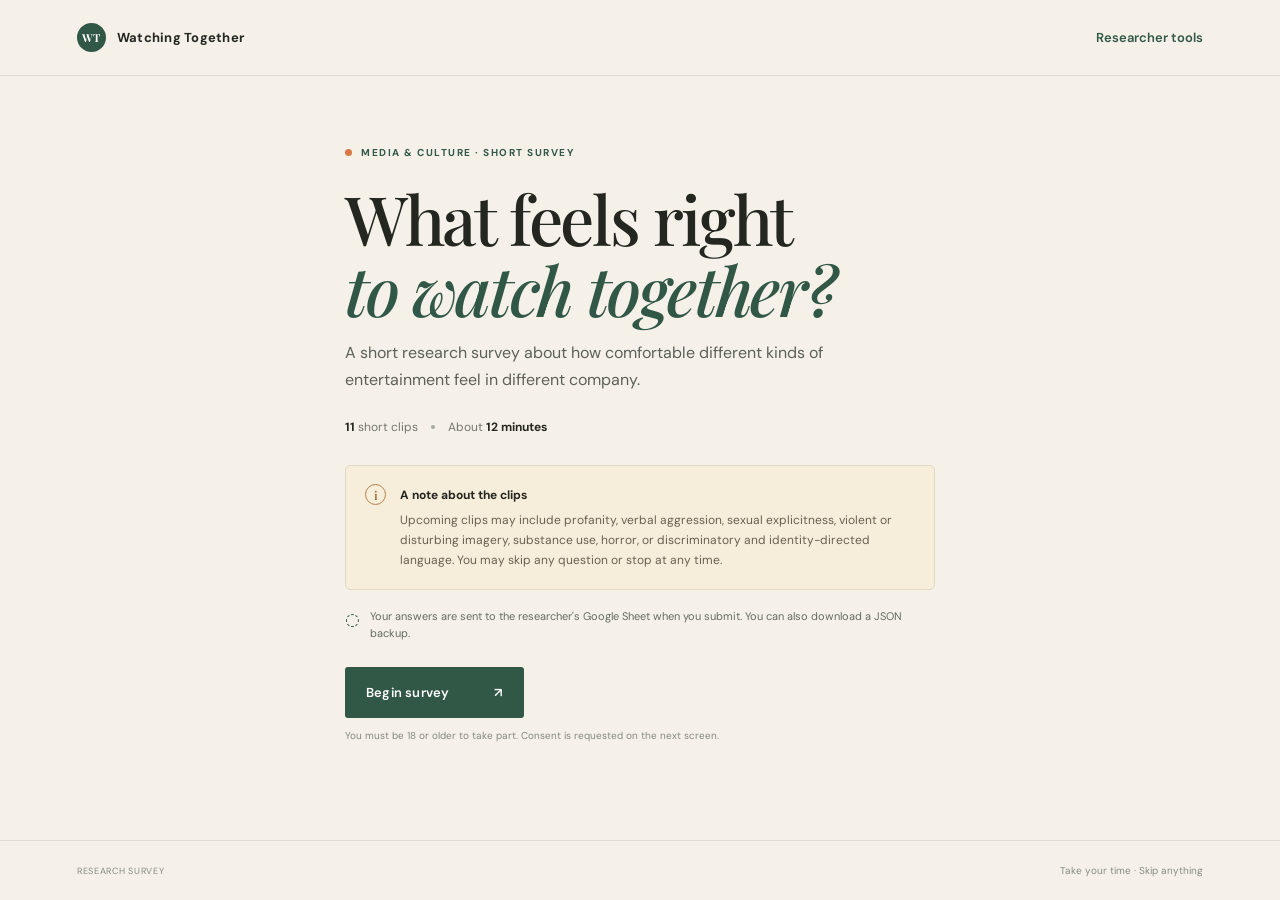
<file: media-comfort-survey/index.html>
<!doctype html>
<html lang="en">
<head>
  <meta charset="utf-8">
  <meta name="viewport" content="width=device-width, initial-scale=1">
  <meta name="theme-color" content="#f5f1e8">
  <title>Watching Together — Media Comfort Survey</title>
  <link rel="stylesheet" href="styles.css">
</head>
<body>
  <header class="topbar">
    <a class="brand" href="#" aria-label="Watching Together home"><span class="brand-mark">WT</span><span>Watching Together</span></a>
    <button class="text-button" id="organizer-button" type="button">Researcher tools</button>
  </header>

  <main class="shell">
    <section class="hero" id="welcome-screen">
      <div class="eyebrow"><span class="eyebrow-dot"></span> MEDIA & CULTURE · SHORT SURVEY</div>
      <h1>What feels right<br><em>to watch together?</em></h1>
      <p class="intro">A short research survey about how comfortable different kinds of entertainment feel in different company.</p>
      <div class="survey-meta"><span><b id="clip-count">—</b> short clips</span><span class="meta-sep"></span><span>About <b id="time-estimate">12 minutes</b></span></div>
      <div class="notice-card">
        <div class="notice-icon" aria-hidden="true">i</div>
        <div><strong>A note about the clips</strong><p id="sensitivity-notice">Upcoming clips may include profanity, verbal aggression, sexual explicitness, violent or disturbing imagery, substance use, horror, or discriminatory and identity-directed language. You may skip any question or stop at any time.</p></div>
      </div>
      <div class="privacy-note"><span aria-hidden="true">◌</span><p>Your answers are sent to the researcher's Google Sheet when you submit. You can also download a JSON backup.</p></div>
      <button class="primary-button" id="start-button" type="button">Begin survey <span aria-hidden="true">↗</span></button>
      <p class="consent-hint">You must be 18 or older to take part. Consent is requested on the next screen.</p>
    </section>

    <section class="form-screen hidden" id="survey-screen" aria-live="polite">
      <div class="progress-row"><span id="step-label">BACKGROUND</span><span id="progress-label">1 of 2</span></div>
      <div class="progress-track"><div id="progress-fill"></div></div>
      <div id="survey-content"></div>
    </section>

    <section class="form-screen hidden" id="organizer-screen">
      <div class="progress-row"><span>RESEARCHER TOOLS</span><button type="button" class="text-button" id="close-organizer">Close</button></div>
      <h2>Response files</h2>
      <p class="muted">Each participant downloads a JSON response file containing their name and answers. Import the files here to combine them into one CSV spreadsheet. Processing happens in this browser.</p>
      <label class="file-drop" for="response-files"><span class="file-icon">＋</span><strong>Select response files</strong><span>Choose one or more <code>.json</code> files</span><input id="response-files" type="file" accept=".json,application/json" multiple></label>
      <p id="import-status" class="muted small"></p>
      <button class="primary-button" id="export-csv" type="button" disabled>Download combined CSV <span aria-hidden="true">↓</span></button>
      <div class="organizer-divider"></div>
      <h3>Set up your clips</h3>
      <p class="muted">Edit <code>clips.json</code> in the survey folder before sharing this survey. Add one item per clip, with a unique id, title, optional content note, and a YouTube or Reddit URL. See the README for examples and embedding details.</p>
    </section>
  </main>
  <footer><span>RESEARCH SURVEY</span><span>Take your time · Skip anything</span></footer>
  <script src="app.js"></script>
</body>
</html>
</file>
<file: media-comfort-survey/styles.css>
@import url('https://fonts.googleapis.com/css2?family=DM+Sans:wght@400;500;600;700&family=Playfair+Display:ital,wght@0,500;0,600;1,500;1,600&display=swap');
:root{--paper:#f5f1e8;--ink:#242620;--muted:#73766e;--green:#315747;--green-dark:#203e32;--line:#d9d8cf;--white:#fffefa;--orange:#d97745;--serif:'Playfair Display',Georgia,serif;--sans:'DM Sans',Arial,sans-serif}*{box-sizing:border-box}body{margin:0;min-height:100vh;background:var(--paper);color:var(--ink);font-family:var(--sans);font-size:15px}.topbar{height:76px;padding:0 clamp(22px,6vw,96px);display:flex;align-items:center;justify-content:space-between;border-bottom:1px solid rgba(62,68,57,.12)}.brand{display:flex;align-items:center;gap:11px;text-decoration:none;color:var(--ink);font-size:13px;font-weight:700;letter-spacing:.02em}.brand-mark{width:29px;height:29px;background:var(--green);color:#fff;display:grid;place-items:center;border-radius:50%;font-family:var(--serif);font-size:11px}.text-button{border:0;background:none;color:var(--green);font:600 13px var(--sans);cursor:pointer;padding:9px 0}.text-button:hover{text-decoration:underline}.shell{width:min(100% - 36px,680px);margin:0 auto;min-height:calc(100vh - 136px)}.hero{padding:70px 0 64px;max-width:590px;margin:auto}.eyebrow{font-size:10px;letter-spacing:.15em;font-weight:700;color:var(--green);display:flex;gap:9px;align-items:center}.eyebrow-dot{height:7px;width:7px;border-radius:50%;background:var(--orange)}h1{font:500 clamp(45px,8vw,68px)/1.04 var(--serif);letter-spacing:-.035em;margin:24px 0 16px}h1 em{font-weight:500;color:var(--green)}.intro{font-size:16px;line-height:1.65;color:#5c6058;max-width:520px;margin:0}.survey-meta{display:flex;align-items:center;gap:13px;margin:26px 0 30px;font-size:12px;color:var(--muted)}.survey-meta b{color:var(--ink)}.meta-sep{width:4px;height:4px;background:#a6a89d;border-radius:50%}.notice-card{border:1px solid #e3d9c5;background:#f7eddb;border-radius:5px;padding:18px 19px;display:flex;gap:14px}.notice-icon{width:21px;height:21px;border:1px solid #b18247;border-radius:50%;color:#9d6e34;display:grid;place-items:center;flex:none;font:600 12px var(--serif)}.notice-card strong{font-size:12px}.notice-card p{font-size:12px;line-height:1.65;color:#696150;margin:7px 0 0}.privacy-note{display:flex;gap:10px;align-items:flex-start;margin:18px 0 24px;color:#656a61}.privacy-note>span{font-size:17px;color:var(--green)}.privacy-note p{font-size:11px;line-height:1.6;margin:0}.primary-button{min-height:51px;padding:0 21px;border:0;border-radius:3px;background:var(--green);color:white;font:600 13px var(--sans);letter-spacing:.015em;cursor:pointer;display:inline-flex;align-items:center;justify-content:space-between;gap:45px;transition:background .15s,transform .15s}.primary-button:hover{background:var(--green-dark);transform:translateY(-1px)}.primary-button:disabled{background:#a6afa8;cursor:not-allowed;transform:none}.consent-hint{font-size:10px;color:#85877f;margin:11px 0}.form-screen{padding:45px 0 70px}.hidden{display:none!important}.progress-row{display:flex;justify-content:space-between;align-items:center;font-size:10px;font-weight:700;letter-spacing:.12em;color:var(--green)}#progress-label{color:#878a80;font-weight:500;letter-spacing:.03em}.progress-track{height:3px;background:#dfded5;margin:13px 0 31px}.progress-track div{height:100%;width:20%;background:var(--green);transition:width .25s}h2{font:500 38px/1.15 var(--serif);margin:0 0 11px;letter-spacing:-.025em}h3{font:600 14px var(--sans);margin:0 0 8px}.section-intro,.muted{color:var(--muted);font-size:13px;line-height:1.65;margin:0 0 25px}.field{margin:25px 0}.field-label{display:block;font-size:13px;font-weight:600;margin-bottom:9px}.optional{font-size:10px;font-weight:500;color:#92948c;margin-left:5px}.hint{font-size:10px;color:#888b82;margin:7px 0}.input,.select{width:100%;min-height:45px;padding:0 12px;border:1px solid var(--line);border-radius:3px;background:var(--white);color:var(--ink);font:13px var(--sans)}.input:focus,.select:focus{outline:2px solid #799281;outline-offset:1px}.choices{display:flex;flex-wrap:wrap;gap:8px}.choice{display:inline-flex;align-items:center;gap:8px;min-height:38px;padding:0 12px;border:1px solid var(--line);background:var(--white);border-radius:3px;font-size:12px;cursor:pointer}.choice:has(input:checked){border-color:var(--green);background:#eaf0eb;color:var(--green-dark)}.choice input{accent-color:var(--green);margin:0}.tag-list{display:grid;gap:8px}.tag-row{display:flex;gap:8px}.tag-row .input{flex:1}.small-button{min-height:40px;padding:0 13px;border:1px solid var(--line);border-radius:3px;background:transparent;color:var(--green);font:600 11px var(--sans);cursor:pointer}.small-button:hover{background:#e7ebe4}.form-actions{display:flex;justify-content:space-between;align-items:center;margin-top:34px}.back-button{border:0;background:none;font:600 12px var(--sans);color:var(--muted);cursor:pointer;padding:12px 0}.consent-box{padding:16px;background:#eeece3;border-radius:3px;margin:23px 0}.consent-box p{font-size:12px;line-height:1.65;color:#5e625b;margin:0 0 12px}.consent-check{display:flex;gap:9px;align-items:flex-start;font-size:12px;line-height:1.5;font-weight:600}.consent-check input{margin-top:2px;accent-color:var(--green)}.clip-card{background:var(--white);border:1px solid var(--line);border-radius:4px;overflow:hidden;margin:20px 0 26px}.clip-frame{position:relative;background:#232923;aspect-ratio:16/9;display:grid;place-items:center}.clip-frame iframe{position:absolute;inset:0;width:100%;height:100%;border:0}.clip-link{color:#e7eee9;text-decoration:none;text-align:center;padding:25px;font-size:13px}.clip-link:hover{text-decoration:underline}.clip-placeholder{color:#bcc6bb;font-size:12px;text-align:center;padding:25px}.clip-copy{padding:14px 17px}.clip-copy strong{font-size:13px}.clip-copy p{font-size:11px;color:var(--muted);line-height:1.5;margin:5px 0 0}.rating-title{font:500 25px var(--serif);margin:27px 0 4px}.rating-scale{font-size:11px;color:var(--muted);margin:0 0 12px}.rating-row{display:grid;grid-template-columns:minmax(0,1fr) auto;align-items:center;gap:8px;padding:13px 0;border-bottom:1px solid var(--line)}.rating-row>span{font-size:12px}.rating-options{display:flex;gap:5px}.rating-option{position:relative}.rating-option input{position:absolute;opacity:0;pointer-events:none}.rating-option label{width:34px;height:34px;display:grid;place-items:center;border:1px solid var(--line);border-radius:50%;font-size:11px;cursor:pointer;background:var(--white);color:#666}.rating-option input:checked+label{background:var(--green);border-color:var(--green);color:white}.rating-option input:focus-visible+label{outline:2px solid #799281;outline-offset:2px}.rating-ends{display:flex;justify-content:space-between;margin:5px 0 13px 0;color:#888b82;font-size:9px}.skip-choice{font-size:10px;color:#777}.complete-card{background:#e9eee8;padding:22px;margin:18px 0 26px;border-left:3px solid var(--green)}.complete-card strong{font:500 22px var(--serif)}.complete-card p{font-size:12px;line-height:1.6;color:#60675f;margin:8px 0}.privacy-small{font-size:10px;color:var(--muted);line-height:1.6;margin:15px 0}.file-drop{display:flex;min-height:134px;align-items:center;justify-content:center;flex-direction:column;border:1px dashed #abb4a9;border-radius:4px;background:#f0f0e9;color:var(--green);gap:7px;cursor:pointer;margin:23px 0 9px}.file-drop:hover{background:#e8eee7}.file-drop strong{font-size:13px}.file-drop span:last-of-type{font-size:10px;color:var(--muted)}.file-drop input{position:absolute;width:1px;height:1px;opacity:0}.file-icon{font-size:21px}.small{font-size:11px}.organizer-divider{height:1px;background:var(--line);margin:30px 0 24px}code{font-size:11px;background:#e9e8df;padding:2px 4px;border-radius:2px}footer{height:60px;border-top:1px solid rgba(62,68,57,.12);padding:0 clamp(22px,6vw,96px);display:flex;justify-content:space-between;align-items:center;color:#878a80;font-size:9px;letter-spacing:.08em}footer span:last-child{letter-spacing:0;font-size:10px}@media(max-width:520px){.topbar{height:64px}.hero{padding-top:46px}.intro{font-size:14px}.form-screen{padding-top:30px}.rating-row{grid-template-columns:1fr;gap:9px}.rating-options{gap:8px}.rating-option label{width:38px;height:38px}.form-actions .primary-button{gap:22px}footer{font-size:8px}.shell{min-height:calc(100vh - 124px)}}
.complete-card[data-state="pending"]{background:#f7eddb;border-color:#b18247}.complete-card[data-state="error"]{background:#f8e9e3;border-color:#b84b31}.complete-card[data-state="success"]{background:#e9eee8;border-color:var(--green)}
.multi-select{position:relative}.multi-select summary{min-height:45px;padding:13px 42px 12px 12px;border:1px solid var(--line);border-radius:3px;background:var(--white);color:var(--muted);font-size:13px;line-height:19px;cursor:pointer;list-style:none;position:relative;overflow:hidden;text-overflow:ellipsis;white-space:nowrap}.multi-select summary::-webkit-details-marker{display:none}.multi-select summary::after{content:"▾";position:absolute;right:14px;top:12px;color:var(--green)}.multi-select[open] summary{border-color:var(--green);border-radius:3px 3px 0 0}.multi-options{position:absolute;z-index:5;top:100%;left:0;right:0;max-height:245px;overflow:auto;border:1px solid var(--green);border-top:0;border-radius:0 0 3px 3px;background:var(--white);box-shadow:0 8px 18px #2426201a}.multi-options label{display:flex;align-items:center;gap:10px;padding:9px 12px;font-size:13px;cursor:pointer}.multi-options label:hover{background:#eaf0eb}.multi-options input{accent-color:var(--green);margin:0}
</file>
